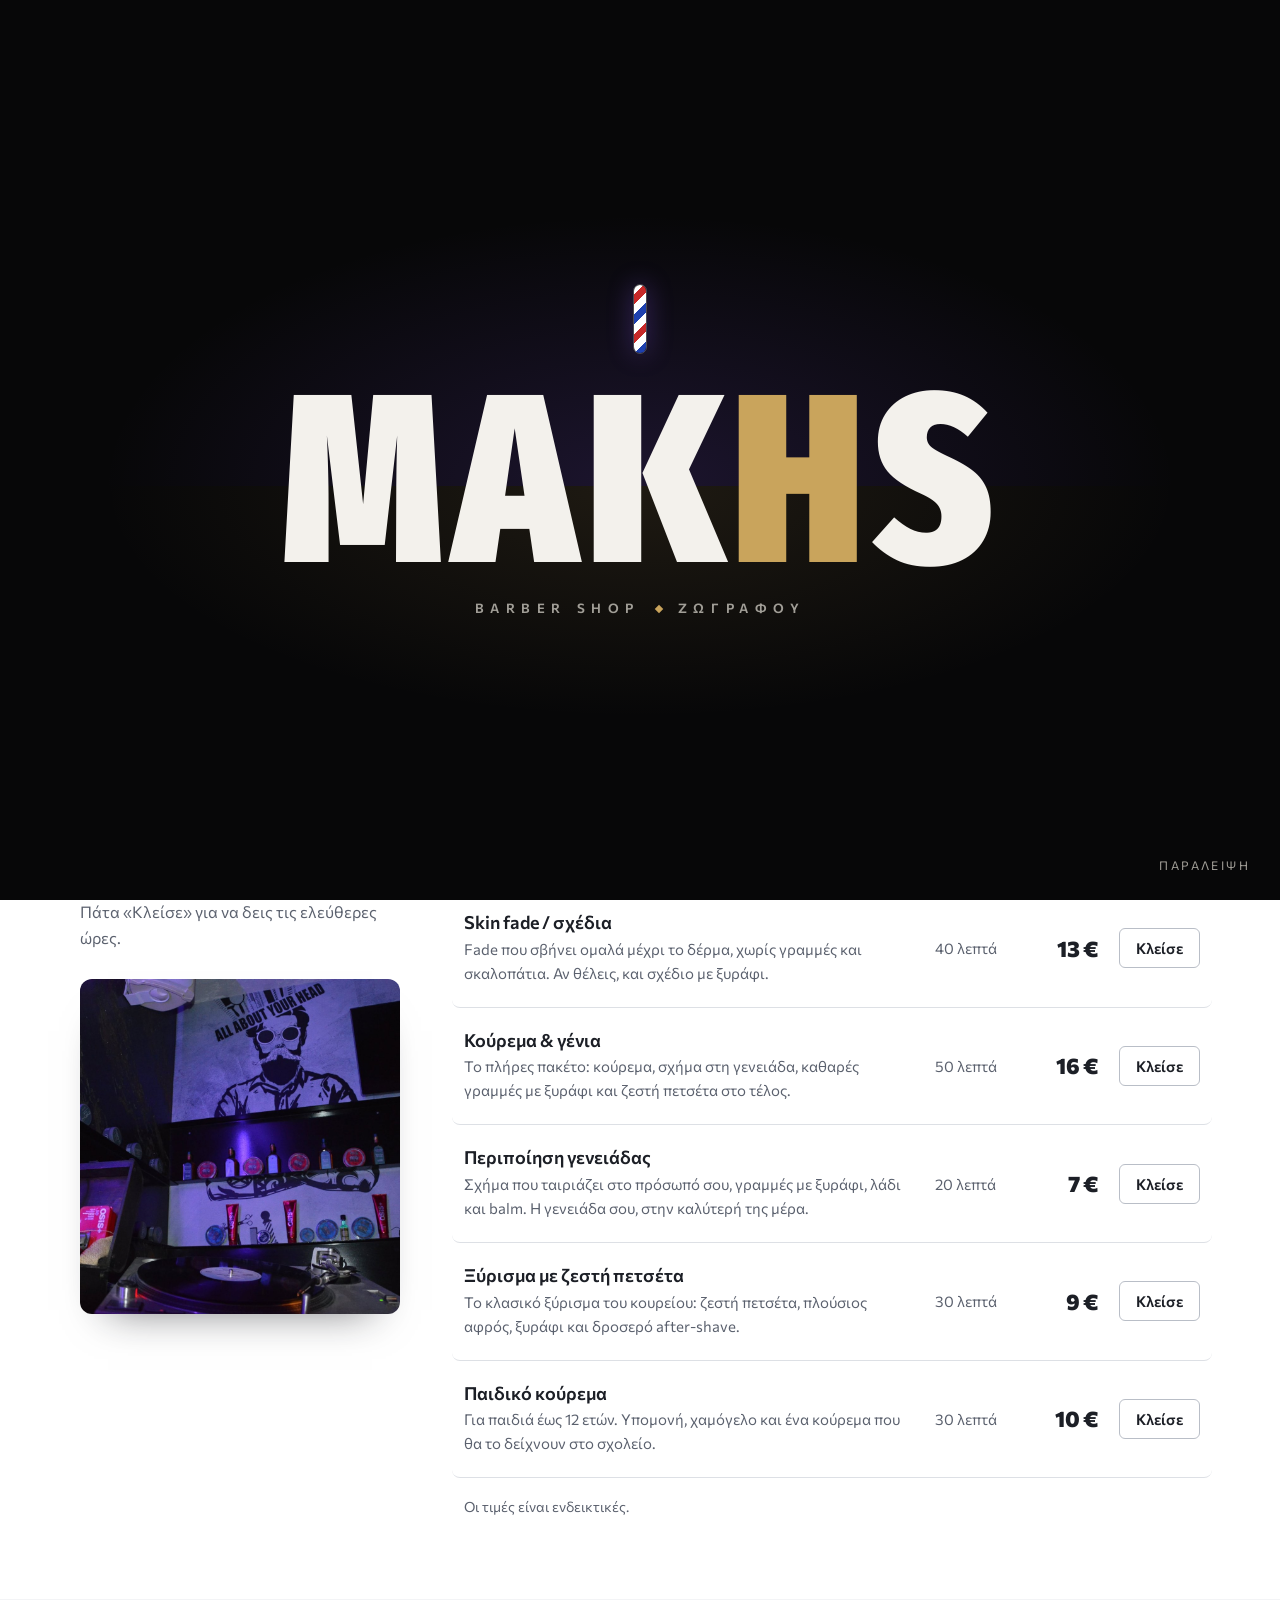
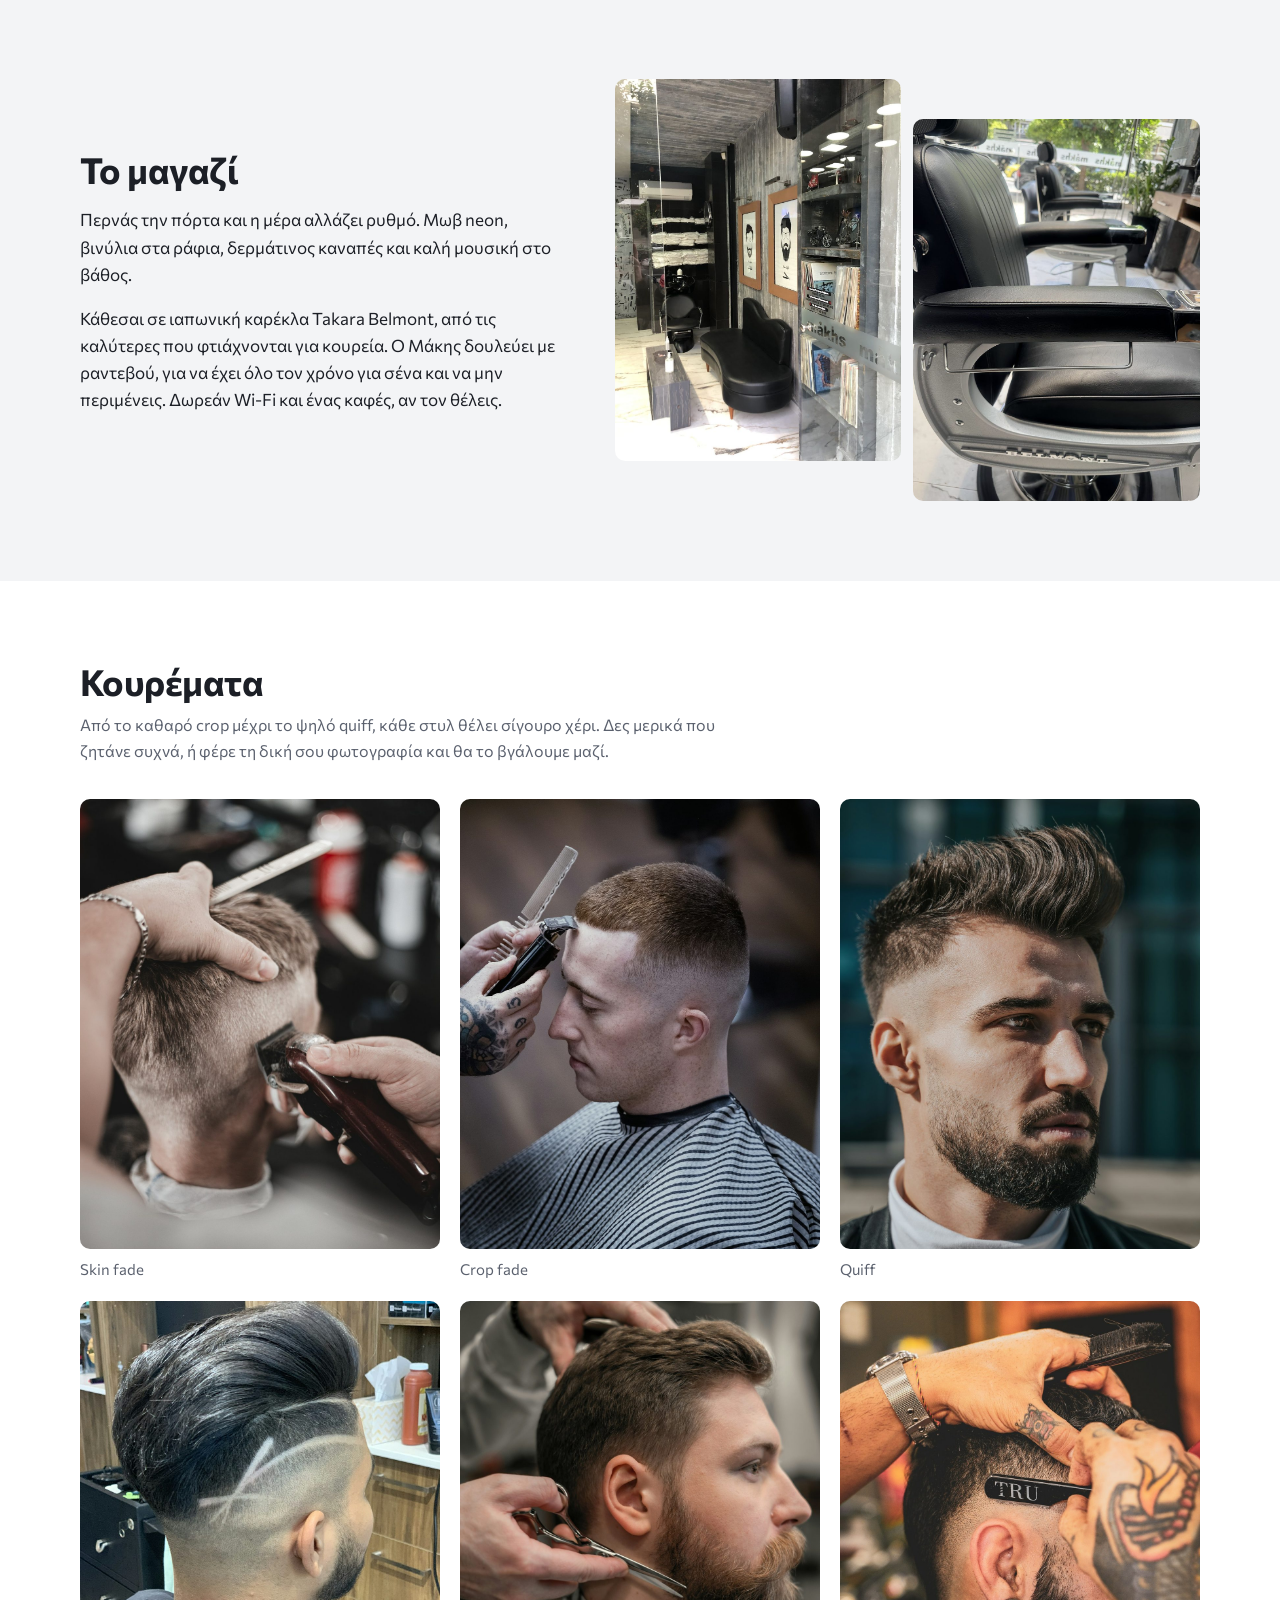
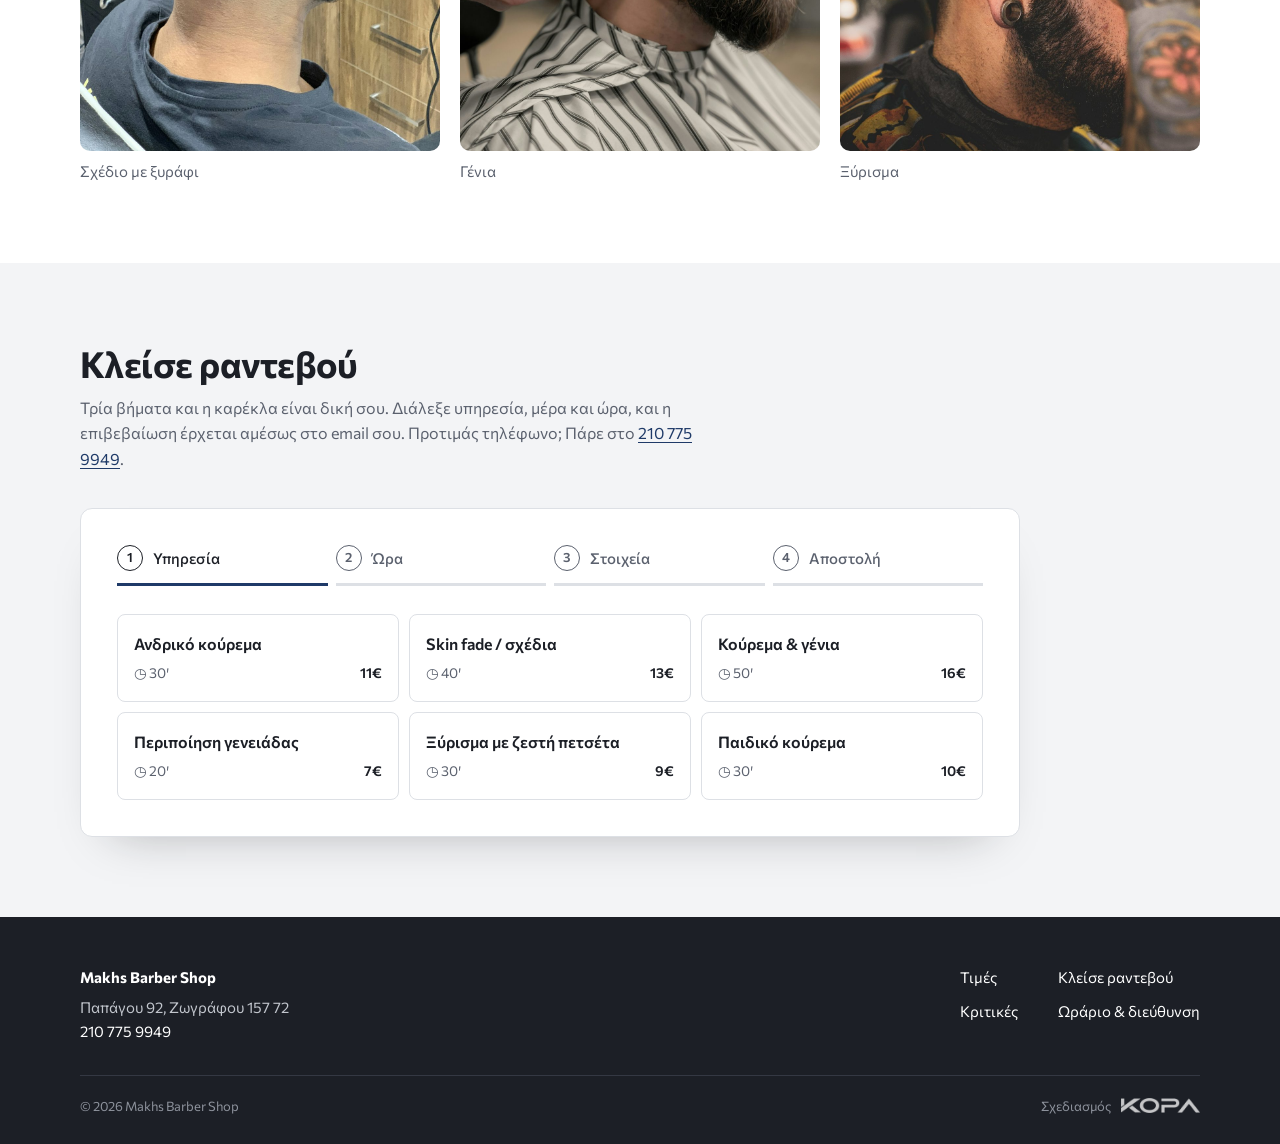
<file: index.html>
<!doctype html>
<html lang="el">
<head>
  <meta charset="utf-8">
  <meta name="viewport" content="width=device-width, initial-scale=1">
  <title>Makhs Barber Shop – Κουρείο στου Ζωγράφου</title>
  <meta name="description" content="Barbershop by Makis: ανδρικό κουρείο στην Παπάγου 92, στου Ζωγράφου, από το 2007. Fade, κούρεμα, γένια και ξύρισμα με ζεστή πετσέτα. Κλείσε ραντεβού online.">
  <meta name="theme-color" content="#1f3a68">
  <meta property="og:title" content="Makhs Barber Shop, Ζωγράφου">
  <meta property="og:description" content="Ανδρικό κουρείο στην Παπάγου 92. Κλείσε ραντεβού online.">
  <meta property="og:image" content="assets/img/shop/storefront.jpg">
  <link rel="icon" href="data:image/svg+xml,<svg xmlns='http://www.w3.org/2000/svg' viewBox='0 0 64 64'><rect width='64' height='64' rx='12' fill='%231f3a68'/><text x='32' y='44' font-family='Arial' font-weight='700' font-size='36' text-anchor='middle' fill='%23fff'>M</text></svg>">
  <link rel="preconnect" href="https://script.google.com" crossorigin>
  <link rel="preconnect" href="https://fonts.googleapis.com">
  <link rel="preconnect" href="https://fonts.gstatic.com" crossorigin>
  <link href="https://fonts.googleapis.com/css2?family=Commissioner:wght@400;500;600;700;800&family=Fira+Sans+Extra+Condensed:wght@900&display=swap" rel="stylesheet">
  <link rel="stylesheet" href="assets/css/style.css?v=15">
  <script>if (!("onpagereveal" in window)) document.documentElement.classList.add("fade-nav");</script>
  <script type="application/ld+json">
  {"@context":"https://schema.org","@type":"BarberShop","name":"Makhs Barber Shop","telephone":"+302107759949",
   "address":{"@type":"PostalAddress","streetAddress":"Παπάγου 92","addressLocality":"Ζωγράφου","postalCode":"15772","addressCountry":"GR"},
   "geo":{"@type":"GeoCoordinates","latitude":37.9772967,"longitude":23.771599},
   "aggregateRating":{"@type":"AggregateRating","ratingValue":"5.0","reviewCount":"140"},
   "openingHoursSpecification":[
    {"@type":"OpeningHoursSpecification","dayOfWeek":["Wednesday","Saturday"],"opens":"09:00","closes":"15:00"},
    {"@type":"OpeningHoursSpecification","dayOfWeek":["Tuesday","Thursday","Friday"],"opens":"09:00","closes":"14:00"},
    {"@type":"OpeningHoursSpecification","dayOfWeek":["Tuesday","Thursday","Friday"],"opens":"17:00","closes":"21:00"}]}
  </script>
</head>
<body class="is-loading">

<div class="splash" id="splash" aria-hidden="true">
  <div class="splash__half splash__half--top"></div>
  <div class="splash__half splash__half--bottom"></div>
  <div class="splash__content">
    <div class="splash__pole"><span></span></div>
    <p class="splash__word">
      <span>M</span><span>A</span><span>K</span><span>H</span><span>S</span>
    </p>
    <p class="splash__sub">Barber Shop <i></i> Ζωγράφου</p>
  </div>
  <div class="splash__blade"></div>
  <button class="splash__skip" type="button">Παράλειψη</button>
</div>

<a class="skip" href="#main">Μετάβαση στο περιεχόμενο</a>

<header class="header" id="header">
  <div class="wrap header__inner">
    <a href="#top" class="logo" aria-label="Makhs Barber Shop, αρχική σελίδα">
      <span class="logo__pole" aria-hidden="true"></span>
      <span class="logo__name">Makhs</span>
      <span class="logo__kind">Barber Shop</span>
    </a>
    <nav class="menu" id="menu" aria-label="Κύριο μενού">
      <a href="#top" class="menu__home" aria-current="page">Αρχική</a>
      <a href="#prices" class="menu__wide">Τιμές</a>
      <a href="reviews.html">Κριτικές</a>
      <a href="contact.html">Ωράριο &amp; διεύθυνση</a>
      <a href="tel:+302107759949" class="menu__phone">Τηλέφωνο: 210 775 9949</a>
    </nav>
    <a href="#booking" class="btn btn--primary btn--sm header__cta">Κλείσε ραντεβού</a>
    <button class="burger" id="burger" aria-label="Μενού" aria-expanded="false" aria-controls="menu"><span></span><span></span><span></span></button>
  </div>
</header>

<main id="main">

<!-- Hero -->
<section class="hero" id="top">
  <div class="wrap hero__inner">
    <div class="hero__text">
      <h1>Makhs Barber Shop</h1>
      <p class="hero__lead">Από το 2007 στην Παπάγου, ο Μάκης κουρεύει τη γειτονιά με το ίδιο μεράκι. Καθαρά fade, γένια με σχήμα και ζεστή πετσέτα στο τέλος. Φεύγεις φρέσκος, ακριβώς όπως το ήθελες.</p>
      <p><a class="status" id="heroStatus" href="contact.html"></a></p>
      <div class="hero__actions">
        <a href="#booking" class="btn btn--primary">Κλείσε ραντεβού</a>
        <a href="tel:+302107759949" class="btn btn--outline">Κάλεσε 210 775 9949</a>
      </div>
      <a class="hero__rating" href="reviews.html">
        <span class="stars" aria-hidden="true">★★★★★</span>
        <span><b>5,0</b> στο Google από 140 κριτικές</span>
      </a>
    </div>
    <figure class="hero__photo">
      <img src="assets/img/shop/facade-wide.jpg" width="1600" height="1049" alt="Η πρόσοψη του κουρείου το βράδυ: φωτισμένη ταμπέλα «makhs barber Shop», στύλος κουρείου και το πορτρέτο του Μάκη">
    </figure>
  </div>
</section>

<!-- Prices -->
<section class="section" id="prices">
  <div class="wrap prices-layout">
    <div class="prices-layout__side">
      <h2>Υπηρεσίες και τιμές</h2>
      <p>Κάθε κούρεμα ξεκινά με μια κουβέντα: τι θέλεις, πώς χτενίζεσαι, κάθε πότε έρχεσαι. Μετά ο Μάκης πιάνει ψαλίδι και μηχανή. Πάτα «Κλείσε» για να δεις τις ελεύθερες ώρες.</p>
      <img class="side-photo side-photo--vinyl" loading="lazy" src="assets/img/shop/vinyl.jpg" width="1600" height="1063" alt="Το εσωτερικό του κουρείου: πικάπ με βινύλιο, ράφια με pomade και ο τοίχος «All about your head»">
    </div>
    <div>
      <ul class="prices" id="priceList"></ul>
      <p class="fineprint">Οι τιμές είναι ενδεικτικές.</p>
    </div>
  </div>
</section>

<!-- Shop -->
<section class="section section--tint" id="shop">
  <div class="wrap shop">
    <div class="shop__text">
      <h2>Το μαγαζί</h2>
      <p>Περνάς την πόρτα και η μέρα αλλάζει ρυθμό. Μωβ neon, βινύλια στα ράφια, δερμάτινος καναπές και καλή μουσική στο βάθος.</p>
      <p>Κάθεσαι σε ιαπωνική καρέκλα Takara Belmont, από τις καλύτερες που φτιάχνονται για κουρεία. Ο Μάκης δουλεύει με ραντεβού, για να έχει όλο τον χρόνο για σένα και να μην περιμένεις. Δωρεάν Wi-Fi και ένας καφές, αν τον θέλεις.</p>
    </div>
    <div class="shop__photos">
      <img loading="lazy" src="assets/img/shop/interior.jpg" width="1000" height="1333" alt="Το εσωτερικό του κουρείου με τον δερμάτινο καναπέ">
      <img loading="lazy" src="assets/img/shop/chair.jpg" width="1000" height="1333" alt="Η καρέκλα κουρείου Takara Belmont">
    </div>
  </div>
</section>

<!-- Work -->
<section class="section" id="work">
  <div class="wrap">
    <div class="section__head">
      <h2>Κουρέματα</h2>
      <p>Από το καθαρό crop μέχρι το ψηλό quiff, κάθε στυλ θέλει σίγουρο χέρι. Δες μερικά που ζητάνε συχνά, ή φέρε τη δική σου φωτογραφία και θα το βγάλουμε μαζί.</p>
    </div>
    <div class="gallery" id="gallery">
      <figure><img loading="lazy" src="assets/img/work/skin-fade.jpg" alt="Skin fade με μηχανή"><figcaption>Skin fade</figcaption></figure>
      <figure><img loading="lazy" src="assets/img/work/crop-fade.jpg" alt="Κοντό crop με fade"><figcaption>Crop fade</figcaption></figure>
      <figure><img loading="lazy" src="assets/img/work/result-quiff.jpg" alt="Quiff με fade στα πλάγια"><figcaption>Quiff</figcaption></figure>
      <figure><img loading="lazy" src="assets/img/work/design-fade.jpg" alt="Fade με σχέδιο στο πλάι"><figcaption>Σχέδιο με ξυράφι</figcaption></figure>
      <figure><img loading="lazy" src="assets/img/work/beard-trim.jpg" alt="Σχήμα γενειάδας με ψαλίδι"><figcaption>Γένια</figcaption></figure>
      <figure><img loading="lazy" src="assets/img/work/razor.jpg" alt="Γραμμές με ξυράφι"><figcaption>Ξύρισμα</figcaption></figure>
    </div>
  </div>
</section>

<!-- Booking -->
<section class="section section--tint" id="booking">
  <div class="wrap">
    <div class="section__head">
      <h2>Κλείσε ραντεβού</h2>
      <p>Τρία βήματα και η καρέκλα είναι δική σου. Διάλεξε υπηρεσία, μέρα και ώρα, και η επιβεβαίωση έρχεται αμέσως στο email σου. Προτιμάς τηλέφωνο; Πάρε στο <a href="tel:+302107759949">210 775 9949</a>.</p>
    </div>

    <div class="booking" id="bookingApp">
      <ol class="steps" aria-label="Βήματα κράτησης">
        <li class="is-active" data-step="1"><span>1</span>Υπηρεσία</li>
        <li data-step="2"><span>2</span>Ώρα</li>
        <li data-step="3"><span>3</span>Στοιχεία</li>
        <li data-step="4"><span>4</span>Αποστολή</li>
      </ol>

      <div class="booking__panes">
        <div class="pane is-active" data-pane="1">
          <div class="svc-pick" id="svcPick"></div>
        </div>

        <div class="pane" data-pane="2">
          <div class="dt">
            <div class="cal">
              <div class="cal__head">
                <button type="button" class="cal__nav" id="calPrev" aria-label="Προηγούμενος μήνας">‹</button>
                <h3 id="calTitle"></h3>
                <button type="button" class="cal__nav" id="calNext" aria-label="Επόμενος μήνας">›</button>
              </div>
              <div class="cal__dow"><span>Δε</span><span>Τρ</span><span>Τε</span><span>Πε</span><span>Πα</span><span>Σα</span><span>Κυ</span></div>
              <div class="cal__grid" id="calGrid"></div>
              <p class="cal__legend"><span><i></i>Ελεύθερη</span><span><i class="is-sel"></i>Επιλογή</span><span><i class="is-closed"></i>Κλειστά ή γεμάτη</span></p>
            </div>
            <div class="slots">
              <h4 id="slotsTitle">Διάλεξε ημέρα</h4>
              <div class="slots__grid" id="slotsGrid"><p class="muted small">Οι ελεύθερες ώρες θα εμφανιστούν εδώ.</p></div>
            </div>
          </div>
          <div class="pane__foot">
            <button type="button" class="btn btn--outline btn--sm" data-back>Πίσω</button>
          </div>
        </div>

        <div class="pane" data-pane="3">
          <div class="summary" id="summary"></div>
          <form class="form" id="bookingForm" novalidate>
            <div class="field">
              <label for="fName">Ονοματεπώνυμο</label>
              <input id="fName" name="name" required autocomplete="name">
            </div>
            <div class="field">
              <label for="fPhone">Κινητό</label>
              <input id="fPhone" name="phone" type="tel" required autocomplete="tel" inputmode="tel">
            </div>
            <div class="field field--full">
              <label for="fEmail">Email</label>
              <input id="fEmail" name="email" type="email" required autocomplete="email">
            </div>
            <div class="field field--full">
              <label for="fNotes">Σημείωση <span class="muted">(προαιρετικό)</span></label>
              <textarea id="fNotes" name="notes" rows="2"></textarea>
            </div>
            <input type="text" name="website" class="hp" tabindex="-1" autocomplete="off" aria-hidden="true">
            <p class="form__error" id="formError" role="alert"></p>
            <div class="pane__foot">
              <button type="button" class="btn btn--outline btn--sm" data-back>Πίσω</button>
              <button type="submit" class="btn btn--primary" id="submitBtn">Συνέχεια</button>
            </div>
          </form>
        </div>

        <div class="pane" data-pane="4">
          <p class="draft__intro">Έλεγξε το email πριν σταλεί. Με το «Αποστολή email» το ραντεβού καταχωρείται και το email φεύγει αμέσως.</p>
          <div class="draft" aria-label="Προσχέδιο email">
            <dl class="draft__head">
              <div><dt>Από</dt><dd>Makhs Barber Shop</dd></div>
              <div><dt>Προς</dt><dd id="draftTo"></dd></div>
              <div><dt>Θέμα</dt><dd id="draftSubject"></dd></div>
            </dl>
            <div class="draft__body" id="draftBody"></div>
          </div>
          <p class="form__error" id="sendError" role="alert"></p>
          <div class="pane__foot">
            <button type="button" class="btn btn--outline btn--sm" id="editBtn">Διόρθωση</button>
            <button type="button" class="btn btn--primary" id="sendBtn">Αποστολή email</button>
          </div>
        </div>

        <div class="pane" data-pane="5">
          <div class="done">
            <svg class="done__check" viewBox="0 0 52 52" aria-hidden="true"><circle cx="26" cy="26" r="24"/><path d="M15 27l7 7 15-16"/></svg>
            <h3>Το ραντεβού καταχωρήθηκε</h3>
            <p id="doneText"></p>
            <div class="done__actions">
              <a class="btn btn--outline btn--sm" id="gcalLink" target="_blank" rel="noopener">Πρόσθεσε στο Google Calendar</a>
              <button type="button" class="btn btn--primary btn--sm" id="newBooking">Νέο ραντεβού</button>
            </div>
          </div>
        </div>
      </div>
      <p class="booking__demo" id="demoNote" hidden>Δοκιμαστική λειτουργία: οι κρατήσεις δεν στέλνονται ακόμα στο κουρείο.</p>
    </div>
  </div>
</section>


</main>

<footer class="footer">
  <div class="wrap footer__grid">
    <div>
      <p class="footer__name">Makhs Barber Shop</p>
      <p>Παπάγου 92, Ζωγράφου 157 72<br><a href="tel:+302107759949">210 775 9949</a></p>
    </div>
    <nav class="footer__links" aria-label="Σελίδες">
      <a href="#prices">Τιμές</a>
      <a href="#booking">Κλείσε ραντεβού</a>
      <a href="reviews.html">Κριτικές</a>
      <a href="contact.html">Ωράριο &amp; διεύθυνση</a>
    </nav>
  </div>
  <div class="wrap footer__bottom">
    <p>© <span id="year"></span> Makhs Barber Shop</p>
    <p class="footer__credit"><span>Σχεδιασμός</span>
      <a href="https://claude.ai/artifact/HQaztpftdFMqxcxBkMhs5A#epikoinonia" target="_blank" rel="noopener" aria-label="KOPA: σχεδίαση ιστοσελίδας">
        <img src="assets/img/kopa-logo.png" alt="KOPA" width="380" height="72" loading="lazy">
      </a>
    </p>
  </div>
</footer>


<div class="lightbox" id="lightbox" hidden role="dialog" aria-modal="true" aria-label="Φωτογραφία">
  <button class="lightbox__close" aria-label="Κλείσιμο">×</button>
  <button class="lightbox__nav lightbox__prev" aria-label="Προηγούμενη">‹</button>
  <img alt="">
  <button class="lightbox__nav lightbox__next" aria-label="Επόμενη">›</button>
</div>

<script src="assets/js/config.js?v=8"></script>
<script src="assets/js/main.js?v=9"></script>
<script src="assets/js/booking.js?v=7"></script>
</body>
</html>
</file>
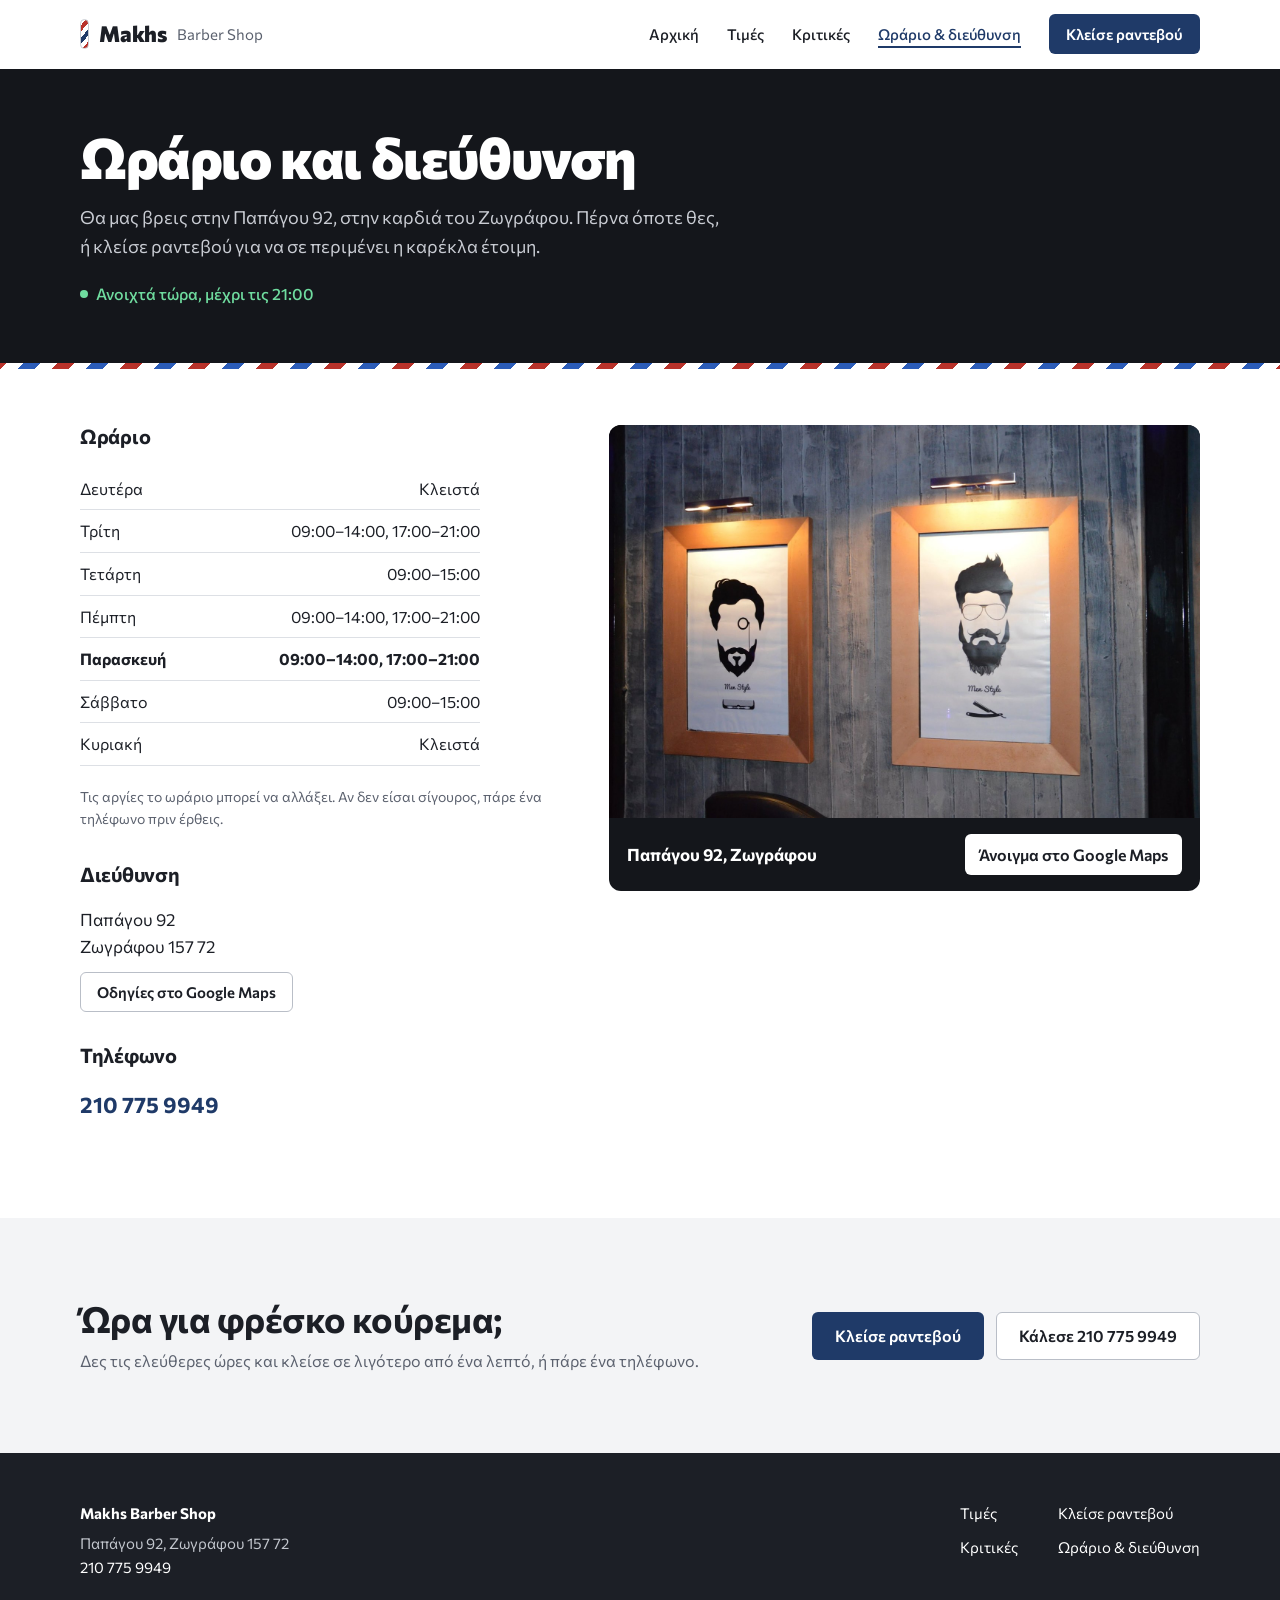
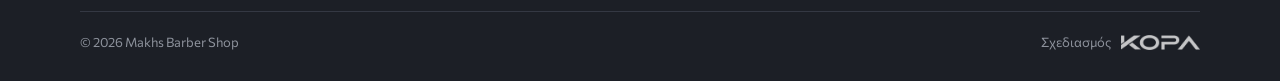
<file: contact.html>
<!doctype html>
<html lang="el">
<head>
  <meta charset="utf-8">
  <meta name="viewport" content="width=device-width, initial-scale=1">
  <title>Ωράριο και διεύθυνση – Makhs Barber Shop</title>
  <meta name="description" content="Ωράριο λειτουργίας και διεύθυνση του Makhs Barber Shop, Παπάγου 92, Ζωγράφου. Τηλέφωνο 210 775 9949.">
  <meta name="theme-color" content="#1f3a68">
  <link rel="icon" href="data:image/svg+xml,<svg xmlns='http://www.w3.org/2000/svg' viewBox='0 0 64 64'><rect width='64' height='64' rx='12' fill='%231f3a68'/><text x='32' y='44' font-family='Arial' font-weight='700' font-size='36' text-anchor='middle' fill='%23fff'>M</text></svg>">
  <link rel="preconnect" href="https://fonts.googleapis.com">
  <link rel="preconnect" href="https://fonts.gstatic.com" crossorigin>
  <link href="https://fonts.googleapis.com/css2?family=Commissioner:wght@400;500;600;700;800&display=swap" rel="stylesheet">
  <link rel="stylesheet" href="assets/css/style.css?v=15">
  <script>if (!("onpagereveal" in window)) document.documentElement.classList.add("fade-nav");</script>
</head>
<body>

<a class="skip" href="#main">Μετάβαση στο περιεχόμενο</a>
<header class="header" id="header">
  <div class="wrap header__inner">
    <a href="index.html" class="logo" aria-label="Makhs Barber Shop, αρχική σελίδα">
      <span class="logo__pole" aria-hidden="true"></span>
      <span class="logo__name">Makhs</span>
      <span class="logo__kind">Barber Shop</span>
    </a>
    <nav class="menu" id="menu" aria-label="Κύριο μενού">
      <a href="index.html" class="menu__home">Αρχική</a>
      <a href="index.html#prices" class="menu__wide">Τιμές</a>
      <a href="reviews.html">Κριτικές</a>
      <a href="contact.html" aria-current="page">Ωράριο &amp; διεύθυνση</a>
      <a href="tel:+302107759949" class="menu__phone">Τηλέφωνο: 210 775 9949</a>
    </nav>
    <a href="index.html#booking" class="btn btn--primary btn--sm header__cta">Κλείσε ραντεβού</a>
    <button class="burger" id="burger" aria-label="Μενού" aria-expanded="false" aria-controls="menu"><span></span><span></span><span></span></button>
  </div>
</header>

<main id="main">
<section class="page-head">
  <div class="wrap">
    <h1>Ωράριο και διεύθυνση</h1>
    <p class="page-head__lead">Θα μας βρεις στην Παπάγου 92, στην καρδιά του Ζωγράφου. Πέρνα όποτε θες, ή κλείσε ραντεβού για να σε περιμένει η καρέκλα έτοιμη.</p>
    <p><span class="status" id="openNow"></span></p>
  </div>
</section>

<section class="section section--first">
  <div class="wrap contact">
    <div class="contact__info">
      <h2 class="h3">Ωράριο</h2>
      <table class="hours" id="hoursTable" aria-label="Ωράριο λειτουργίας"></table>
      <p class="fineprint">Τις αργίες το ωράριο μπορεί να αλλάξει. Αν δεν είσαι σίγουρος, πάρε ένα τηλέφωνο πριν έρθεις.</p>

      <h2 class="h3">Διεύθυνση</h2>
      <address>
        <p>Παπάγου 92<br>Ζωγράφου 157 72</p>
      </address>
      <p><a class="btn btn--outline btn--sm" href="https://maps.app.goo.gl/zYNihV4hXrfXu4hx6" target="_blank" rel="noopener">Οδηγίες στο Google Maps</a></p>

      <h2 class="h3">Τηλέφωνο</h2>
      <p><a href="tel:+302107759949" class="phone">210 775 9949</a></p>
      <p id="fbWrap" hidden><a id="fbLink" href="#" target="_blank" rel="noopener">Το κουρείο στο Facebook</a></p>
    </div>
    <a class="place" href="https://maps.app.goo.gl/zYNihV4hXrfXu4hx6" target="_blank" rel="noopener">
      <img loading="lazy" src="assets/img/shop/frames.jpg" width="1600" height="1063" alt="Κάδρα «Men Style» στον τοίχο του κουρείου">
      <span class="place__card">
        <span class="place__title">Παπάγου 92, Ζωγράφου</span>
        <span class="place__link">Άνοιγμα στο Google Maps</span>
      </span>
    </a>
  </div>
</section>

<section class="section section--tint">
  <div class="wrap cta">
    <div>
      <h2>Ώρα για φρέσκο κούρεμα;</h2>
      <p>Δες τις ελεύθερες ώρες και κλείσε σε λιγότερο από ένα λεπτό, ή πάρε ένα τηλέφωνο.</p>
    </div>
    <div class="cta__actions">
      <a href="index.html#booking" class="btn btn--primary">Κλείσε ραντεβού</a>
      <a href="tel:+302107759949" class="btn btn--outline">Κάλεσε 210 775 9949</a>
    </div>
  </div>
</section>
</main>

<footer class="footer">
  <div class="wrap footer__grid">
    <div>
      <p class="footer__name">Makhs Barber Shop</p>
      <p>Παπάγου 92, Ζωγράφου 157 72<br><a href="tel:+302107759949">210 775 9949</a></p>
    </div>
    <nav class="footer__links" aria-label="Σελίδες">
      <a href="index.html#prices">Τιμές</a>
      <a href="index.html#booking">Κλείσε ραντεβού</a>
      <a href="reviews.html">Κριτικές</a>
      <a href="contact.html">Ωράριο &amp; διεύθυνση</a>
    </nav>
  </div>
  <div class="wrap footer__bottom">
    <p>© <span id="year"></span> Makhs Barber Shop</p>
    <p class="footer__credit"><span>Σχεδιασμός</span>
      <a href="https://claude.ai/artifact/HQaztpftdFMqxcxBkMhs5A#epikoinonia" target="_blank" rel="noopener" aria-label="KOPA: σχεδίαση ιστοσελίδας">
        <img src="assets/img/kopa-logo.png" alt="KOPA" width="380" height="72" loading="lazy">
      </a>
    </p>
  </div>
</footer>



<script src="assets/js/config.js?v=8"></script>
<script src="assets/js/main.js?v=9"></script>
</body>
</html>
</file>
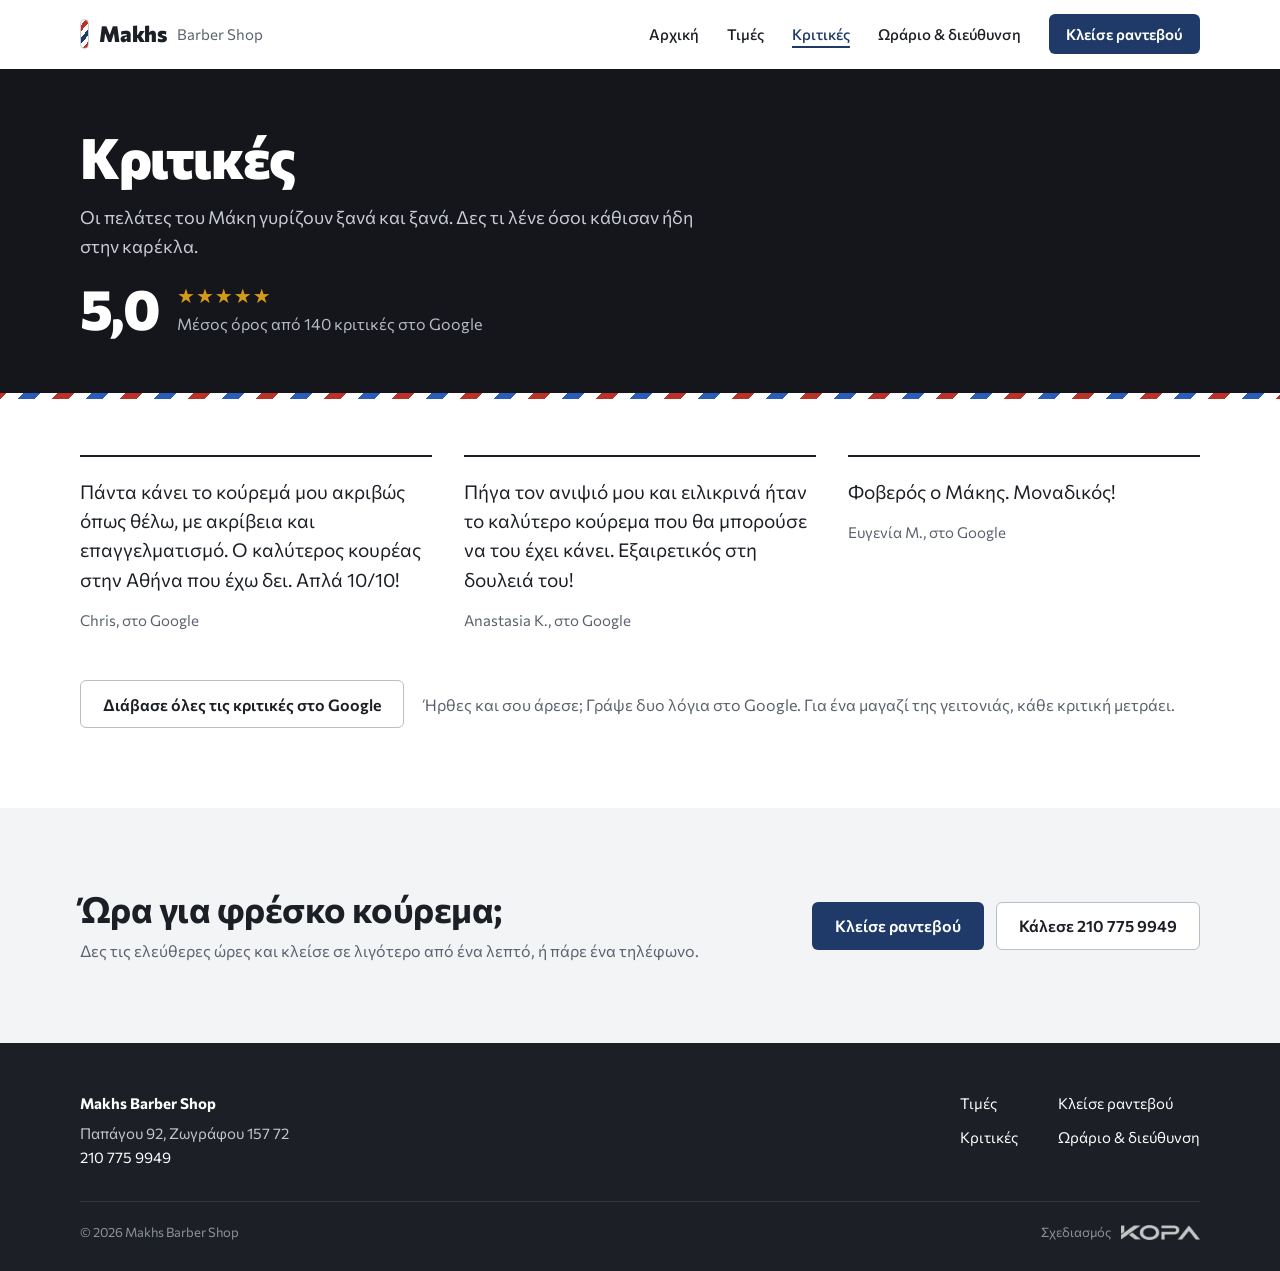
<file: reviews.html>
<!doctype html>
<html lang="el">
<head>
  <meta charset="utf-8">
  <meta name="viewport" content="width=device-width, initial-scale=1">
  <title>Κριτικές – Makhs Barber Shop</title>
  <meta name="description" content="Τι γράφουν οι πελάτες για το Makhs Barber Shop στου Ζωγράφου. 5,0 στο Google από 140 κριτικές.">
  <meta name="theme-color" content="#1f3a68">
  <link rel="icon" href="data:image/svg+xml,<svg xmlns='http://www.w3.org/2000/svg' viewBox='0 0 64 64'><rect width='64' height='64' rx='12' fill='%231f3a68'/><text x='32' y='44' font-family='Arial' font-weight='700' font-size='36' text-anchor='middle' fill='%23fff'>M</text></svg>">
  <link rel="preconnect" href="https://fonts.googleapis.com">
  <link rel="preconnect" href="https://fonts.gstatic.com" crossorigin>
  <link href="https://fonts.googleapis.com/css2?family=Commissioner:wght@400;500;600;700;800&display=swap" rel="stylesheet">
  <link rel="stylesheet" href="assets/css/style.css?v=15">
  <script>if (!("onpagereveal" in window)) document.documentElement.classList.add("fade-nav");</script>
</head>
<body>

<a class="skip" href="#main">Μετάβαση στο περιεχόμενο</a>
<header class="header" id="header">
  <div class="wrap header__inner">
    <a href="index.html" class="logo" aria-label="Makhs Barber Shop, αρχική σελίδα">
      <span class="logo__pole" aria-hidden="true"></span>
      <span class="logo__name">Makhs</span>
      <span class="logo__kind">Barber Shop</span>
    </a>
    <nav class="menu" id="menu" aria-label="Κύριο μενού">
      <a href="index.html" class="menu__home">Αρχική</a>
      <a href="index.html#prices" class="menu__wide">Τιμές</a>
      <a href="reviews.html" aria-current="page">Κριτικές</a>
      <a href="contact.html">Ωράριο &amp; διεύθυνση</a>
      <a href="tel:+302107759949" class="menu__phone">Τηλέφωνο: 210 775 9949</a>
    </nav>
    <a href="index.html#booking" class="btn btn--primary btn--sm header__cta">Κλείσε ραντεβού</a>
    <button class="burger" id="burger" aria-label="Μενού" aria-expanded="false" aria-controls="menu"><span></span><span></span><span></span></button>
  </div>
</header>

<main id="main">
<section class="page-head">
  <div class="wrap">
    <h1>Κριτικές</h1>
    <p class="page-head__lead">Οι πελάτες του Μάκη γυρίζουν ξανά και ξανά. Δες τι λένε όσοι κάθισαν ήδη στην καρέκλα.</p>
    <div class="score">
      <span class="score__num">5,0</span>
      <div>
        <span class="stars" aria-label="5 στα 5 αστέρια">★★★★★</span>
        <p>Μέσος όρος από 140 κριτικές στο Google</p>
      </div>
    </div>
  </div>
</section>

<section class="section section--first">
  <div class="wrap">
    <div class="reviews">
      <blockquote class="review">
        <p>Πάντα κάνει το κούρεμά μου ακριβώς όπως θέλω, με ακρίβεια και επαγγελματισμό. Ο καλύτερος κουρέας στην Αθήνα που έχω δει. Απλά 10/10!</p>
        <footer>Chris, στο Google</footer>
      </blockquote>
      <blockquote class="review">
        <p>Πήγα τον ανιψιό μου και ειλικρινά ήταν το καλύτερο κούρεμα που θα μπορούσε να του έχει κάνει. Εξαιρετικός στη δουλειά του!</p>
        <footer>Anastasia K., στο Google</footer>
      </blockquote>
      <blockquote class="review">
        <p>Φοβερός ο Μάκης. Μοναδικός!</p>
        <footer>Ευγενία Μ., στο Google</footer>
      </blockquote>
    </div>
    <div class="reviews__more">
      <a class="btn btn--outline" href="https://maps.app.goo.gl/zYNihV4hXrfXu4hx6" target="_blank" rel="noopener">Διάβασε όλες τις κριτικές στο Google</a>
      <p>Ήρθες και σου άρεσε; Γράψε δυο λόγια στο Google. Για ένα μαγαζί της γειτονιάς, κάθε κριτική μετράει.</p>
    </div>
  </div>
</section>

<section class="section section--tint">
  <div class="wrap cta">
    <div>
      <h2>Ώρα για φρέσκο κούρεμα;</h2>
      <p>Δες τις ελεύθερες ώρες και κλείσε σε λιγότερο από ένα λεπτό, ή πάρε ένα τηλέφωνο.</p>
    </div>
    <div class="cta__actions">
      <a href="index.html#booking" class="btn btn--primary">Κλείσε ραντεβού</a>
      <a href="tel:+302107759949" class="btn btn--outline">Κάλεσε 210 775 9949</a>
    </div>
  </div>
</section>
</main>

<footer class="footer">
  <div class="wrap footer__grid">
    <div>
      <p class="footer__name">Makhs Barber Shop</p>
      <p>Παπάγου 92, Ζωγράφου 157 72<br><a href="tel:+302107759949">210 775 9949</a></p>
    </div>
    <nav class="footer__links" aria-label="Σελίδες">
      <a href="index.html#prices">Τιμές</a>
      <a href="index.html#booking">Κλείσε ραντεβού</a>
      <a href="reviews.html">Κριτικές</a>
      <a href="contact.html">Ωράριο &amp; διεύθυνση</a>
    </nav>
  </div>
  <div class="wrap footer__bottom">
    <p>© <span id="year"></span> Makhs Barber Shop</p>
    <p class="footer__credit"><span>Σχεδιασμός</span>
      <a href="https://claude.ai/artifact/HQaztpftdFMqxcxBkMhs5A#epikoinonia" target="_blank" rel="noopener" aria-label="KOPA: σχεδίαση ιστοσελίδας">
        <img src="assets/img/kopa-logo.png" alt="KOPA" width="380" height="72" loading="lazy">
      </a>
    </p>
  </div>
</footer>



<script src="assets/js/config.js?v=8"></script>
<script src="assets/js/main.js?v=9"></script>
</body>
</html>
</file>
<file: assets/css/style.css>
/* Makhs Barber Shop */
:root {
  --ink: #1c1f26;
  --muted: #5b616e;
  --paper: #ffffff;
  --tint: #f3f4f6;
  --line: #dde0e5;
  --navy: #1f3a68;
  --navy-dark: #162b4f;
  --navy-bright: #2b5cb8;
  --night: #14161b;
  --red: #b8322a;
  --green: #1d7a4c;
  --radius: 6px;
  --font: "Commissioner", system-ui, -apple-system, "Segoe UI", Roboto, sans-serif;
  --header-h: 68px;
}

*, *::before, *::after { box-sizing: border-box; }
html { scroll-behavior: smooth; scroll-padding-top: calc(var(--header-h) + 12px); -webkit-text-size-adjust: 100%; }
body { margin: 0; background: var(--paper); color: var(--ink); font: 400 1rem/1.6 var(--font); font-variant-numeric: tabular-nums; }
img { display: block; max-width: 100%; height: auto; }
a { color: var(--navy); text-underline-offset: 3px; }
a:hover { color: var(--navy-dark); }
button { font: inherit; color: inherit; cursor: pointer; }
h1, h2, h3, h4 { line-height: 1.15; margin: 0; }
h2 { font-size: clamp(1.75rem, 3.2vw, 2.25rem); font-weight: 700; letter-spacing: -.015em; }
h3 { font-size: 1.125rem; font-weight: 600; }
p { margin: 0 0 1em; }
:focus-visible { outline: 3px solid var(--navy); outline-offset: 2px; border-radius: 2px; }

.wrap { width: min(1120px, 100% - 40px); margin-inline: auto; }
.muted { color: var(--muted); }
.small { font-size: .875rem; }
.gold { color: var(--navy); font-weight: 600; }   /* used by booking.js for links */

.skip { position: absolute; left: 12px; top: -60px; z-index: 200; background: var(--ink); color: #fff; padding: 10px 14px; border-radius: var(--radius); }
.skip:focus { top: 12px; color: #fff; }

/* Buttons */
.btn {
  display: inline-flex; align-items: center; justify-content: center; gap: 8px;
  min-height: 48px; padding: 0 22px; border-radius: var(--radius); border: 1.5px solid transparent;
  font-weight: 600; font-size: 1rem; text-decoration: none; white-space: nowrap;
  transition: background-color .2s, border-color .2s, color .2s, transform .15s, box-shadow .2s;
}
.btn:active { transform: scale(.97); }
.btn--primary { background: var(--navy); color: #fff; }
.btn--primary:hover { background: var(--navy-dark); color: #fff; box-shadow: 0 6px 16px -6px rgba(31,58,104,.6); }
.btn--outline { border-color: #b9bec7; color: var(--ink); background: var(--paper); }
.btn--outline:hover { border-color: var(--ink); color: var(--ink); }
.btn--sm { min-height: 40px; padding: 0 16px; font-size: .9375rem; }
.btn:disabled { opacity: .55; cursor: default; }

/* Header */
.header { position: sticky; top: 0; z-index: 100; background: rgba(255,255,255,.96); border-bottom: 1px solid transparent; transition: border-color .2s; }
.header.is-scrolled { border-color: var(--line); }
.header__inner { height: var(--header-h); display: flex; align-items: center; gap: 28px; }
.logo { display: flex; align-items: center; gap: 10px; color: var(--ink); text-decoration: none; flex: none; }
.logo:hover { color: var(--ink); }
.logo__pole {
  width: 9px; height: 30px; border-radius: 5px; border: 1px solid #c7cbd2;
  background: repeating-linear-gradient(-50deg, var(--red) 0 4px, #fff 4px 8px, var(--navy) 8px 12px, #fff 12px 16px);
}
.logo__name { font-weight: 800; font-size: 1.375rem; letter-spacing: -.01em; }
.logo__kind { font-size: .9375rem; color: var(--muted); }
.menu { display: flex; align-items: center; gap: 28px; margin-left: auto; }
.menu__phone { display: none; }
.header__cta { flex: none; }
.menu a:not(.btn) { color: var(--ink); text-decoration: none; font-weight: 500; font-size: .9375rem; }
.menu a:not(.btn):hover { color: var(--navy); text-decoration: underline; }
.burger { display: none; flex: none; width: 44px; height: 44px; border: 0; background: none; position: relative; margin-right: -8px; }
.burger span { position: absolute; left: 11px; right: 11px; height: 2px; background: var(--ink); transition: transform .3s cubic-bezier(.22,1,.36,1), opacity .2s; }
.burger span:nth-child(1) { top: 15px; }
.burger span:nth-child(2) { top: 21px; }
.burger span:nth-child(3) { top: 27px; }
.header.is-open .burger span:nth-child(1) { transform: translateY(6px) rotate(45deg); }
.header.is-open .burger span:nth-child(2) { opacity: 0; }
.header.is-open .burger span:nth-child(3) { transform: translateY(-6px) rotate(-45deg); }

/* Hero */
.hero, .page-head { position: relative; background: var(--night); color: #fff; }
.hero::after, .page-head::after {
  content: ""; position: absolute; left: 0; right: 0; bottom: 0; height: 6px;
  background: repeating-linear-gradient(-45deg, var(--red) 0 12px, #fff 12px 24px, var(--navy-bright) 24px 36px, #fff 36px 48px);
  background-size: 68px 6px; animation: poleSlide 3s linear infinite;
}
@keyframes poleSlide { to { background-position: 68px 0; } }
.hero { padding: 64px 0 82px; overflow: hidden; }
/* home hero: colours taken from the storefront photo - warm near-black, wood brown,
   the amber lamp over the portrait and the indigo neon of the right wall */
.hero { background:
  radial-gradient(30% 45% at 62% 18%, rgba(205,150,90,.20), transparent 70%),
  radial-gradient(38% 60% at 86% 42%, rgba(70,48,170,.34), transparent 70%),
  radial-gradient(45% 70% at 52% 80%, rgba(74,47,50,.40), transparent 72%),
  linear-gradient(100deg, #0b0809 0%, #140f14 50%, #1a1420 100%); }
.hero::before { content: ""; position: absolute; left: -10%; top: -30%; width: 50%; height: 120%; background: radial-gradient(closest-side, rgba(89,71,67,.20), transparent); pointer-events: none; }
.hero .wrap { position: relative; }
.hero .btn--primary { background: #fff; color: var(--ink); }
.hero .btn--primary:hover { background: #e9ebef; color: var(--ink); box-shadow: none; }
.hero .btn--outline { background: transparent; border-color: rgba(255,255,255,.4); color: #fff; }
.hero .btn--outline:hover { border-color: #fff; color: #fff; }
.hero .status.is-open, .page-head .status.is-open { color: #6fdc9f; }
.hero .status.is-closed, .page-head .status.is-closed { color: #ff9b93; }
.hero :focus-visible, .page-head :focus-visible { outline-color: #fff; }
.hero__inner { display: grid; grid-template-columns: minmax(0, .8fr) minmax(0, 1.2fr); gap: 32px; align-items: center; }
.hero h1 { font-size: clamp(2.5rem, 5.2vw, 4rem); font-weight: 800; letter-spacing: -.03em; line-height: 1; margin-bottom: 20px; }
.hero__lead { font-size: 1.1875rem; color: #d6d0cc; max-width: 30em; }
.hero__actions { display: flex; flex-wrap: wrap; gap: 12px; margin: 24px 0 28px; }
.hero__rating { display: inline-flex; align-items: center; gap: 10px; color: #fff; text-decoration: none; font-size: .9375rem; }
.hero__rating:hover { color: #fff; text-decoration: underline; }
.stars { color: #d49a1a; letter-spacing: 1px; }
.hero__photo { margin: 0; }
.hero__photo { position: relative; margin-right: -64px; }
/* soft fade on every edge, so the photo melts into the dark background */
.hero__photo img {
  width: 100%; height: auto; aspect-ratio: 1600 / 1063; object-fit: cover;
  -webkit-mask-image: linear-gradient(to right, rgba(0,0,0,.25) 0, #000 3%, #000 97%, rgba(0,0,0,.25) 100%), linear-gradient(to bottom, rgba(0,0,0,.25) 0, #000 3.5%, #000 96.5%, rgba(0,0,0,.25) 100%);
  -webkit-mask-composite: source-in;
  mask-image: linear-gradient(to right, rgba(0,0,0,.25) 0, #000 3%, #000 97%, rgba(0,0,0,.25) 100%), linear-gradient(to bottom, rgba(0,0,0,.25) 0, #000 3.5%, #000 96.5%, rgba(0,0,0,.25) 100%);
  mask-composite: intersect;
}

.status { display: inline-flex; align-items: center; gap: 8px; margin: 0; font-weight: 500; }
.status::before { content: ""; width: 8px; height: 8px; border-radius: 50%; background: currentColor; }
.status.is-open { color: var(--green); }
.status.is-closed { color: var(--red); }

/* Sections */
.section { padding: 80px 0; }
.section--tint { background: var(--tint); }
.section__head { max-width: 640px; margin-bottom: 36px; }
.section__head h2 { margin-bottom: 10px; }
.section__head p { color: var(--muted); margin: 0; }
.section__head--split { max-width: none; display: flex; justify-content: space-between; align-items: baseline; gap: 16px; flex-wrap: wrap; }
.fineprint { margin: 18px 0 0; font-size: .875rem; color: var(--muted); }

/* Prices */
.prices-layout { display: grid; grid-template-columns: 320px 1fr; gap: 64px; align-items: start; }
.prices-layout__side { position: sticky; top: calc(var(--header-h) + 24px); }
.prices-layout__side h2 { margin-bottom: 10px; }
.prices-layout__side p { color: var(--muted); }
.prices-layout__side .side-photo--vinyl { object-position: 62% 50%; }
.prices-layout__side .side-photo { margin-top: 28px; width: 100%; height: auto; aspect-ratio: 1200 / 1259; object-fit: cover; border-radius: 12px; box-shadow: 0 24px 40px -28px rgba(20,22,27,.6); }
.prices { list-style: none; margin: 0 -12px; padding: 0; border-top: 1px solid var(--line); }
.price {
  display: grid; grid-template-columns: 1fr 80px 64px auto; align-items: center; gap: 20px;
  padding: 22px 12px; border-bottom: 1px solid var(--line); border-radius: 8px;
  transition: background-color .2s;
}
.price:hover { background: var(--tint); }
.price__main p { margin: 4px 0 0; color: var(--muted); font-size: .9375rem; max-width: 52ch; }
.price__dur { color: var(--muted); font-size: .9375rem; }
.price__eur { font-weight: 800; font-size: 1.375rem; text-align: right; letter-spacing: -.01em; }

/* Shop */
.shop { display: grid; grid-template-columns: .9fr 1.1fr; gap: 56px; align-items: center; }
.shop__text h2 { margin-bottom: 16px; }
.shop__text p { font-size: 1.0625rem; max-width: 34em; }
.shop__photos { display: grid; grid-template-columns: 1fr 1fr; gap: 12px; }
.shop__photos img { width: 100%; aspect-ratio: 3 / 4; object-fit: cover; border-radius: 10px; }
.shop__photos img:last-child { margin-top: 40px; }

/* Gallery */
.gallery { display: grid; grid-template-columns: repeat(3, 1fr); gap: 20px; }
.gallery figure { margin: 0; cursor: zoom-in; }
.gallery img { width: 100%; aspect-ratio: 4 / 5; object-fit: cover; border-radius: 10px; background: var(--tint); transition: transform .35s cubic-bezier(.22,1,.36,1), box-shadow .35s; }
.gallery figure:hover img { transform: translateY(-4px); box-shadow: 0 18px 30px -18px rgba(20,22,27,.55); }
.gallery figcaption { margin-top: 8px; font-size: .9375rem; color: var(--muted); }
.gallery figure:hover figcaption { color: var(--ink); }

/* Booking */
.booking { max-width: 940px; background: var(--paper); border: 1px solid var(--line); border-radius: 12px; padding: clamp(20px, 4vw, 36px); box-shadow: 0 24px 48px -32px rgba(20,22,27,.35); }
.steps { list-style: none; display: flex; gap: 8px; margin: 0 0 28px; padding: 0; }
.steps li { flex: 1; display: flex; align-items: center; gap: 10px; padding-bottom: 12px; border-bottom: 3px solid var(--line); color: var(--muted); font-weight: 500; font-size: .9375rem; transition: color .3s, border-color .3s; }
.steps li span { display: grid; place-items: center; width: 26px; height: 26px; flex: none; border-radius: 50%; border: 1.5px solid currentColor; font-size: .8125rem; font-weight: 600; transition: background-color .3s, color .3s; }
.steps li.is-active { color: var(--ink); border-color: var(--navy); }
.steps li.is-done { color: var(--navy); border-color: var(--navy); cursor: pointer; }
.steps li.is-done span { background: var(--navy); border-color: var(--navy); color: #fff; }
.pane { display: none; }
.pane.is-active { display: block; animation: paneIn .35s cubic-bezier(.22,1,.36,1); }
@keyframes paneIn { from { opacity: 0; transform: translateX(16px); } }
.pane__foot { display: flex; justify-content: space-between; align-items: center; gap: 12px; margin-top: 24px; }

.svc-pick { display: grid; grid-template-columns: repeat(3, 1fr); gap: 10px; }
.svc-opt { text-align: left; background: var(--paper); border: 1.5px solid var(--line); border-radius: 8px; padding: 16px; transition: border-color .2s, transform .2s, box-shadow .2s, background-color .2s; }
.svc-opt:hover { border-color: #9aa1ad; transform: translateY(-2px); box-shadow: 0 8px 18px -12px rgba(20,22,27,.4); }
.svc-opt:active { transform: scale(.98); }
.svc-opt b { display: block; font-weight: 600; font-size: 1rem; }
.svc-opt small { display: flex; justify-content: space-between; margin-top: 6px; color: var(--muted); font-size: .875rem; }
.svc-opt small em { font-style: normal; color: var(--ink); font-weight: 600; }
.svc-opt.is-selected { border-color: var(--navy); background: #eef2f8; }

.dt { display: grid; grid-template-columns: 1.1fr 1fr; gap: 32px; }
.cal__head { display: flex; align-items: center; justify-content: space-between; margin-bottom: 12px; }
.cal__head h3 { font-size: 1.125rem; }
.cal__nav { width: 38px; height: 38px; border-radius: 50%; border: 1px solid var(--line); background: var(--paper); font-size: 1.25rem; line-height: 1; }
.cal__nav:hover:not(:disabled) { border-color: var(--ink); }
.cal__nav:disabled { opacity: .3; cursor: default; }
.cal__dow, .cal__grid { display: grid; grid-template-columns: repeat(7, 1fr); gap: 4px; text-align: center; }
.cal__dow span { font-size: .8125rem; color: var(--muted); padding: 4px 0; }
.day { aspect-ratio: 1; border-radius: var(--radius); border: 1px solid var(--line); background: var(--paper); font-size: .9375rem; position: relative; transition: background-color .2s, border-color .2s, color .2s, transform .15s; }
.day:active:not(:disabled), .slot:active { transform: scale(.94); }
.day:hover:not(:disabled) { border-color: var(--navy); }
.day:disabled { cursor: default; border-color: transparent; background: none; color: #b7bcc5; }
.day.is-today::after { content: ""; position: absolute; left: 50%; bottom: 5px; width: 4px; height: 4px; margin-left: -2px; border-radius: 50%; background: currentColor; }
.day.is-selected { background: var(--navy); border-color: var(--navy); color: #fff; font-weight: 600; }
.day.is-closed, .day.is-off, .day.is-full, .day.is-past { background: var(--tint); color: #b0b5be; }
.day.is-full { text-decoration: line-through; }
.cal__grid.is-loading .day.is-unknown:not(:disabled) { color: transparent; background: linear-gradient(90deg, var(--tint), #e6e8ec, var(--tint)); background-size: 200% 100%; animation: shimmer 1.2s infinite; }
.day--blank { visibility: hidden; }
.cal__legend { display: flex; gap: 16px; flex-wrap: wrap; margin: 12px 0 0; font-size: .8125rem; color: var(--muted); }
.cal__legend i { display: inline-block; width: 11px; height: 11px; border-radius: 3px; margin-right: 6px; vertical-align: -1px; border: 1px solid var(--line); background: var(--paper); }
.cal__legend i.is-sel { background: var(--navy); border-color: var(--navy); }
.cal__legend i.is-closed { background: var(--tint); }

.slots h4 { font-size: 1.125rem; font-weight: 600; margin: 6px 0 14px; }
.slots__grid { display: grid; grid-template-columns: repeat(auto-fill, minmax(76px, 1fr)); gap: 6px; max-height: 340px; overflow-y: auto; }
.slots__grid > p { grid-column: 1 / -1; margin: 0; }
.slots__label { grid-column: 1 / -1; font-size: .875rem; font-weight: 600; color: var(--muted); margin-top: 6px; }
.slot { padding: 10px 0; border-radius: var(--radius); border: 1px solid var(--line); background: var(--paper); font-weight: 500; transition: background-color .2s, border-color .2s, color .2s, transform .15s; }
.slots__grid > .slot { animation: slotIn .3s ease-out backwards; }
@keyframes slotIn { from { opacity: 0; transform: translateY(6px); } }
.slot:hover { border-color: var(--navy); }
.slot.is-selected { background: var(--navy); border-color: var(--navy); color: #fff; }
.skeleton { height: 42px; border-radius: var(--radius); background: linear-gradient(90deg, var(--tint), #e6e8ec, var(--tint)); background-size: 200% 100%; animation: shimmer 1.2s infinite; }
@keyframes shimmer { to { background-position: -200% 0; } }
.link-btn { background: none; border: 0; padding: 0; text-decoration: underline; text-underline-offset: 3px; }

.summary { display: flex; flex-wrap: wrap; gap: 10px 32px; padding: 16px 18px; background: var(--tint); border-radius: var(--radius); margin-bottom: 24px; }
.summary div { display: flex; flex-direction: column; }
.summary small { font-size: .8125rem; color: var(--muted); }
.summary b { font-weight: 600; }

.form { display: grid; grid-template-columns: 1fr 1fr; gap: 16px; }
.field { display: flex; flex-direction: column; gap: 6px; }
.field--full { grid-column: 1 / -1; }
.field label { font-size: .9375rem; font-weight: 500; }
.field input, .field textarea { width: 100%; padding: 12px 14px; border: 1px solid #b9bec7; border-radius: var(--radius); background: var(--paper); color: var(--ink); font: inherit; resize: vertical; }
.field input:focus, .field textarea:focus { outline: none; border-color: var(--navy); box-shadow: 0 0 0 3px rgba(31,58,104,.18); }
.field.is-invalid input { border-color: var(--red); }
.hp { position: absolute; left: -9999px; width: 1px; height: 1px; opacity: 0; }
.form__error { grid-column: 1 / -1; margin: 0; min-height: 1.2em; color: var(--red); font-size: .9375rem; }
.form .pane__foot { grid-column: 1 / -1; margin-top: 0; }

.draft__intro { margin: 0 0 16px; color: var(--muted); }
.draft { border: 1px solid var(--line); border-radius: 10px; overflow: hidden; background: #fff; box-shadow: 0 10px 24px -18px rgba(20,22,27,.45); }
.draft__head { margin: 0; padding: 14px 18px; background: var(--tint); border-bottom: 1px solid var(--line); display: grid; gap: 6px; font-size: .9375rem; }
.draft__head div { display: grid; grid-template-columns: 56px 1fr; gap: 10px; }
.draft__head dt { color: var(--muted); }
.draft__head dd { margin: 0; font-weight: 500; overflow-wrap: anywhere; }
.draft__body { padding: 20px 18px 18px; }
.draft__hello { font-size: 1.125rem; font-weight: 600; margin-bottom: 14px; }
.draft__table { width: 100%; border-collapse: collapse; border-top: 1px solid var(--line); }
.draft__table th, .draft__table td { padding: 9px 0; border-bottom: 1px solid var(--line); text-align: left; vertical-align: top; }
.draft__table th { width: 110px; color: var(--muted); font-weight: 400; }
.draft__table td { font-weight: 600; overflow-wrap: anywhere; }
.draft__shop { margin: 16px 0 6px; font-weight: 500; }
.draft__foot { margin: 0; font-size: .875rem; color: var(--muted); }
#sendError { margin-top: 12px; }
.done { text-align: center; padding: 16px 0 8px; }
.done h3 { font-size: 1.5rem; margin: 16px 0 10px; }
.done p { color: var(--muted); max-width: 460px; margin: 0 auto 22px; }
.done__actions { display: flex; justify-content: center; gap: 10px; flex-wrap: wrap; }
.done__check { width: 64px; height: 64px; margin: 0 auto; }
.done__check circle { fill: none; stroke: var(--green); stroke-width: 2.5; }
.done__check path { fill: none; stroke: var(--green); stroke-width: 3.5; stroke-linecap: round; stroke-linejoin: round; stroke-dasharray: 40; stroke-dashoffset: 40; animation: draw .45s .1s ease-out forwards; }
@keyframes draw { to { stroke-dashoffset: 0; } }
.booking__demo { margin: 20px 0 0; font-size: .875rem; color: var(--muted); }

/* Reviews */
.reviews { display: grid; grid-template-columns: repeat(3, 1fr); gap: 32px; align-items: start; }
.review { margin: 0; padding-top: 20px; border-top: 2px solid var(--ink); }
.review p { font-size: 1.1875rem; line-height: 1.55; margin-bottom: 14px; }
.review footer { color: var(--muted); font-size: .9375rem; }

/* Contact */
.contact { display: grid; grid-template-columns: 1fr 1.25fr; gap: 56px; }
.contact h2 { margin-bottom: 20px; }
.contact address { font-style: normal; font-size: 1.0625rem; }
.contact address a { font-weight: 500; }
.contact .status { margin-bottom: 12px; }
.hours { width: 100%; max-width: 400px; border-collapse: collapse; margin-bottom: 20px; }
.hours th, .hours td { padding: 8px 0; border-bottom: 1px solid var(--line); text-align: left; font-weight: 400; }
.hours td { text-align: right; }
.hours tr.is-today th, .hours tr.is-today td { font-weight: 700; }
.place { display: block; align-self: start; border-radius: 12px; overflow: hidden; color: #fff; text-decoration: none; background: var(--night); }
.place img { display: block; width: 100%; height: auto; aspect-ratio: 1600 / 1063; object-fit: cover; transition: transform .5s cubic-bezier(.22,1,.36,1); }
.place:hover img { transform: scale(1.02); }
.place__card { display: flex; justify-content: space-between; align-items: center; gap: 12px; flex-wrap: wrap; padding: 16px 18px; position: relative; }
.place__title { font-weight: 700; font-size: 1.0625rem; }
.place__link { font-weight: 600; padding: 8px 14px; border-radius: var(--radius); background: #fff; color: var(--ink); white-space: nowrap; transition: background-color .2s; }
.place:hover .place__link { background: #e9ebef; color: var(--ink); }
.place:focus-visible { outline: 3px solid var(--navy); outline-offset: 3px; }
.contact__map { min-height: 420px; border-radius: var(--radius); overflow: hidden; background: #e4e6ea; }
.contact__map iframe { display: block; width: 100%; height: 100%; min-height: 420px; border: 0; }

/* Footer */
.footer { padding: 48px 0 calc(28px + env(safe-area-inset-bottom)); background: var(--ink); color: #c2c6cd; font-size: .9375rem; }
.footer a { color: #fff; text-decoration: none; }
.footer a:hover { text-decoration: underline; color: #fff; }
.footer p { margin: 0; }
.footer__grid { display: flex; justify-content: space-between; gap: 32px; flex-wrap: wrap; padding-bottom: 32px; }
.footer__name { color: #fff; font-weight: 700; margin-bottom: 6px !important; }
.footer__links { display: grid; grid-template-columns: repeat(2, auto); gap: 10px 40px; align-content: start; }
.footer__credit { display: flex; align-items: center; gap: 10px; }
.footer__credit a { display: inline-flex; opacity: .75; transition: opacity .2s; }
.footer__credit a:hover, .footer__credit a:focus-visible { opacity: 1; }
.footer__credit img { height: 15px; width: auto; }
.footer__bottom { display: flex; justify-content: space-between; gap: 12px; flex-wrap: wrap; padding-top: 20px; border-top: 1px solid #343843; font-size: .8125rem; color: #8d929c; }

/* Sub pages */
.page-head { padding: 56px 0 62px; }
.page-head h1 { font-size: clamp(2.25rem, 5vw, 3.5rem); font-weight: 800; letter-spacing: -.025em; margin-bottom: 14px; }
.page-head p { margin: 0; }
.page-head .page-head__lead { max-width: 36em; margin-bottom: 18px; font-size: 1.125rem; color: #c9ccd3; }
.section--first { padding-top: 56px; }
.h3 { font-size: 1.25rem; font-weight: 700; margin: 32px 0 12px; }
.contact__info > .h3:first-child { margin-top: 0; }
.contact address p { margin: 0 0 12px; }
.phone { font-size: 1.375rem; font-weight: 700; text-decoration: none; }
.score { display: flex; align-items: center; gap: 18px; }
.score__num { font-size: 3.5rem; font-weight: 800; line-height: 1; letter-spacing: -.03em; }
.score .stars { font-size: 1.25rem; }
.score p { color: #b6bac3; }
.reviews__more { margin-top: 48px; display: flex; align-items: center; gap: 20px; flex-wrap: wrap; }
.reviews__more p { margin: 0; color: var(--muted); }
.cta { display: flex; justify-content: space-between; align-items: center; gap: 24px 40px; flex-wrap: wrap; }
.cta h2 { margin-bottom: 8px; }
.cta p { margin: 0; color: var(--muted); }
.cta__actions { display: flex; gap: 12px; flex-wrap: wrap; }
.menu a[aria-current="page"] { color: var(--navy); text-decoration: underline; text-decoration-thickness: 2px; text-underline-offset: 6px; }
a.status { text-decoration: none; }
a.status:hover { text-decoration: underline; }


/* Lightbox */
.lightbox { position: fixed; inset: 0; z-index: 300; background: rgba(16,18,22,.92); display: grid; place-items: center; }
.lightbox[hidden] { display: none; }
.lightbox:not([hidden]) { animation: lbFade .25s ease-out; }
.lightbox img { max-width: min(92vw, 1000px); max-height: 86vh; object-fit: contain; border-radius: 6px; animation: lbZoom .3s cubic-bezier(.22,1,.36,1); }
@keyframes lbFade { from { opacity: 0; } }
@keyframes lbZoom { from { opacity: 0; transform: scale(.96); } }
.lightbox button { position: absolute; border: 0; background: rgba(255,255,255,.12); color: #fff; border-radius: 50%; width: 48px; height: 48px; font-size: 1.75rem; line-height: 1; }
.lightbox button:hover { background: rgba(255,255,255,.22); }
.lightbox__close { top: 16px; right: 16px; }
.lightbox__prev { left: 16px; top: 50%; transform: translateY(-50%); }
.lightbox__next { right: 16px; top: 50%; transform: translateY(-50%); }


/* Page transitions */
@view-transition { navigation: auto; }
::view-transition-old(root) { animation: .22s ease-in both vtOut; }
::view-transition-new(root) { animation: .32s cubic-bezier(.22,1,.36,1) both vtIn; }
@keyframes vtOut { to { opacity: 0; } }
@keyframes vtIn { from { opacity: 0; transform: translateY(8px); } }
.header { view-transition-name: site-header; }
.fade-nav body { animation: pageIn .35s cubic-bezier(.22,1,.36,1); }
.fade-nav.is-leaving body { opacity: 0; transition: opacity .2s ease-in; }
@keyframes pageIn { from { opacity: 0; } }

/* Splash (home page) */
body.is-loading { overflow: hidden; }
.splash {
  --s-black: #070708; --s-text: #f3f1ec; --s-dim: #a19e97; --s-gold: #c9a45c; --s-gold-2: #e3c483;
  --s-display: "Fira Sans Extra Condensed", "Arial Narrow", Impact, sans-serif; --s-ease: cubic-bezier(.76,0,.24,1);
  position: fixed; inset: 0; z-index: 1000; display: grid; place-items: center; cursor: pointer;
}
.splash__half { position: absolute; left: 0; right: 0; background: var(--s-black); transition: transform .8s var(--s-ease); overflow: hidden; }
.splash__half--top { top: 0; height: calc(var(--cut, 50%) + 1px); }
.splash__half--bottom { bottom: 0; height: calc(100% - var(--cut, 50%) + 1px); }
.splash__half::after { content: ""; position: absolute; inset: 0; background: radial-gradient(60% 80% at 50% 100%, rgba(139,92,246,.16), transparent 70%); }
.splash__half--bottom::after { background: radial-gradient(60% 80% at 50% 0%, rgba(201,164,92,.12), transparent 70%); }
.splash__content { position: relative; text-align: center; color: var(--s-text); }
.splash__word {
  display: flex; justify-content: center; gap: .02em; margin: 0; padding: 0 .05em; overflow: hidden;
  font: 900 clamp(5rem, 20vw, 15rem)/.85 var(--s-display); letter-spacing: .02em;
}
.splash__word span { display: inline-block; transform: translateY(110%); opacity: 0; animation: letterUp .9s cubic-bezier(.22,1,.36,1) forwards; }
.splash__word span:nth-child(1) { animation-delay: .15s; }
.splash__word span:nth-child(2) { animation-delay: .23s; }
.splash__word span:nth-child(3) { animation-delay: .31s; }
.splash__word span:nth-child(4) { animation-delay: .39s; color: var(--s-gold); }
.splash__word span:nth-child(5) { animation-delay: .47s; }
@keyframes letterUp { to { transform: translateY(0); opacity: 1; } }
.splash__sub {
  margin: 18px 0 0; font: 600 .82rem/1 var(--font); letter-spacing: .5em; text-transform: uppercase; color: var(--s-dim);
  opacity: 0; animation: fadeIn .7s .6s ease forwards; display: flex; align-items: center; justify-content: center; gap: 16px;
}
.splash__sub i { width: 6px; height: 6px; background: var(--s-gold); transform: rotate(45deg); display: inline-block; }
@keyframes fadeIn { to { opacity: 1; } }
.splash__pole {
  width: 14px; height: 70px; margin: 0 auto 26px; border-radius: 8px; overflow: hidden;
  border: 1px solid rgba(255,255,255,.25); opacity: 0; animation: fadeIn .6s .05s ease forwards; box-shadow: 0 0 24px rgba(139,92,246,.35);
}
.splash__pole span { display: block; height: 200%; background: repeating-linear-gradient(-45deg, #fff 0 7px, #c62828 7px 14px, #fff 14px 21px, #1e40af 21px 28px); animation: pole 1.2s linear infinite; }
@keyframes pole { to { transform: translateY(-50%); } }
.splash__blade {
  position: absolute; left: 0; top: var(--cut, 50%); height: 2px; margin-top: -1px; width: 100%;
  background: linear-gradient(90deg, transparent, var(--s-gold-2) 30%, #fff 50%, var(--s-gold-2) 70%, transparent);
  box-shadow: 0 0 18px var(--s-gold), 0 0 40px rgba(201,164,92,.6); transform: scaleX(0); transform-origin: left; opacity: 0;
}
.splash__skip { position: absolute; right: 24px; bottom: 24px; background: none; border: 0; color: var(--s-dim); font-size: .75rem; letter-spacing: .2em; text-transform: uppercase; }
.splash.is-cutting .splash__blade { animation: blade .55s var(--s-ease) forwards; }
@keyframes blade { 0% { transform: scaleX(0); opacity: 1; } 80% { transform: scaleX(1); opacity: 1; } 100% { transform: scaleX(1); opacity: 0; } }
.splash.is-open .splash__half--top { transform: translateY(-101%); }
.splash.is-open .splash__half--bottom { transform: translateY(101%); }
.splash__ghost { position: absolute; left: 0; right: 0; display: grid; place-items: center; pointer-events: none; z-index: 1; }
.splash__ghost--top { top: 0; }
.splash__ghost--bottom { bottom: 0; }
.splash .splash__content--ghost, .splash .splash__content--ghost * { animation: none !important; }
.splash .splash__content--ghost { opacity: 1 !important; transform: none !important; visibility: visible !important; }
.splash__content--ghost .splash__word span, .splash__content--ghost .splash__sub, .splash__content--ghost .splash__pole { opacity: 1; transform: none; }
.splash.is-open .splash__content { visibility: hidden; }
.splash.is-open .splash__skip { opacity: 0; }
.splash.is-gone { display: none; }
@media (max-width: 640px) { .splash__sub { letter-spacing: .3em; font-size: .7rem; } }

/* Responsive */
@media (max-width: 960px) {
  .burger { display: block; }
  .header__inner { gap: 12px; }
  .menu {
    position: fixed; inset: var(--header-h) 0 auto; flex-direction: column; align-items: stretch; gap: 0; margin: 0;
    padding: 8px 20px 24px; background: var(--paper); border-bottom: 1px solid var(--line); box-shadow: 0 24px 40px -24px rgba(20,22,27,.35);
    visibility: hidden; opacity: 0; transform: translateY(-8px);
    transition: opacity .25s ease, transform .3s cubic-bezier(.22,1,.36,1), visibility .25s;
  }
  .header.is-open .menu { visibility: visible; opacity: 1; transform: none; }
  .menu a:not(.btn) { padding: 16px 0; border-bottom: 1px solid var(--line); font-size: 1.125rem; }
  .menu a.menu__phone { display: block; border-bottom: 0; color: var(--navy); font-weight: 600; }
  .menu a.menu__home { display: block; font-weight: 600; }
  .menu a.menu__wide { display: none; }
  .header__cta { margin-left: auto; }
  .prices-layout { grid-template-columns: 1fr; gap: 28px; }
  .prices-layout__side { position: static; }
  .prices-layout__side .side-photo { display: block; max-width: 520px; aspect-ratio: 4 / 3; object-position: 50% 45%; margin: 24px auto 0; }
  .prices-layout__side .side-photo--vinyl { object-position: 50% 50%; }
  .hero__inner, .shop, .contact { grid-template-columns: 1fr; gap: 36px; }
  .hero { padding-top: 32px; }
  .hero__photo { margin: 0 auto; max-width: 720px; width: 100%; }
  .hero__inner { grid-template-columns: 1fr; }
  .dt { grid-template-columns: 1fr; }
  .slots__grid { max-height: none; overflow: visible; }
  .reviews { grid-template-columns: 1fr; gap: 24px; }
  .svc-pick { grid-template-columns: repeat(2, 1fr); }
}
@media (max-width: 640px) { .splash__sub { letter-spacing: .3em; font-size: .7rem; } }

/* Responsive */
@media (max-width: 960px) {
  .burger { display: block; }
  .header__inner { gap: 12px; }
  .menu {
    position: fixed; inset: var(--header-h) 0 auto; flex-direction: column; align-items: stretch; gap: 0; margin: 0;
    padding: 8px 20px 24px; background: var(--paper); border-bottom: 1px solid var(--line); box-shadow: 0 24px 40px -24px rgba(20,22,27,.35);
    visibility: hidden; opacity: 0; transform: translateY(-8px);
    transition: opacity .25s ease, transform .3s cubic-bezier(.22,1,.36,1), visibility .25s;
  }
  .header.is-open .menu { visibility: visible; opacity: 1; transform: none; }
  .menu a:not(.btn) { padding: 16px 0; border-bottom: 1px solid var(--line); font-size: 1.125rem; }
  .menu a.menu__phone { display: block; border-bottom: 0; color: var(--navy); font-weight: 600; }
  .menu a.menu__home { display: block; font-weight: 600; }
  .menu a.menu__wide { display: none; }
  .header__cta { margin-left: auto; }
  .prices-layout { grid-template-columns: 1fr; gap: 28px; }
  .prices-layout__side { position: static; }
  .prices-layout__side .side-photo { display: block; max-width: 520px; aspect-ratio: 4 / 3; object-position: 50% 45%; margin: 24px auto 0; }
  .prices-layout__side .side-photo--vinyl { object-position: 50% 50%; }
  .hero__inner, .shop, .contact { grid-template-columns: 1fr; gap: 36px; }
  .hero { padding-top: 32px; }
  .hero__photo { margin: 0 auto; max-width: 720px; width: 100%; }
  .hero__inner { grid-template-columns: 1fr; }
  .dt { grid-template-columns: 1fr; }
  .slots__grid { max-height: none; overflow: visible; }
  .reviews { grid-template-columns: 1fr; gap: 24px; }
  .svc-pick { grid-template-columns: repeat(2, 1fr); }
}
@media (max-width: 820px) {
  .burger { display: block; }
  .menu {
    position: fixed; inset: var(--header-h) 0 0; flex-direction: column; align-items: stretch; gap: 0;
    padding: 8px 20px 24px; background: var(--paper); border-top: 1px solid var(--line);
    visibility: hidden; opacity: 0; transition: opacity .15s, visibility .15s;
  }
  .header.is-open .menu { visibility: visible; opacity: 1; }
  .menu a:not(.btn) { padding: 16px 0; border-bottom: 1px solid var(--line); font-size: 1.125rem; }
  .menu .btn { margin-top: 20px; min-height: 52px; }
  .mbar {
    position: fixed; left: 0; right: 0; bottom: 0; z-index: 90; display: grid; grid-template-columns: 1fr 2fr; gap: 10px;
    padding: 10px 16px calc(10px + env(safe-area-inset-bottom)); background: var(--paper); border-top: 1px solid var(--line);
    transform: translateY(110%); transition: transform .2s ease-out;
  }
  .mbar.is-visible { transform: none; }
  .footer { padding-bottom: calc(96px + env(safe-area-inset-bottom)); }
}
@media (max-width: 640px) {
  .wrap { width: calc(100% - 32px); }
  .section { padding: 56px 0; }
  .logo__kind { display: none; }
  .header__cta { padding: 0 14px; font-size: .875rem; min-height: 38px; }
  .hero__actions .btn { flex: 1 1 100%; }
  .prices { margin: 0; }
  .price { grid-template-columns: 1fr auto auto; gap: 10px 16px; padding: 18px 0; }
  .price:hover { background: none; }
  .price__main { grid-column: 1 / -1; }
  .price__eur { text-align: left; }
  .gallery { grid-template-columns: 1fr 1fr; gap: 12px; }
  .shop__photos img:last-child { margin-top: 24px; }
  .svc-pick, .form { grid-template-columns: 1fr; }
  .steps li { font-size: .75rem; gap: 5px; }
  .steps li span { width: 22px; height: 22px; }
  .draft__table th { width: 84px; }
  .contact__map, .contact__map iframe { min-height: 320px; }
  .footer__links { grid-template-columns: 1fr 1fr; gap: 10px 24px; }
  .cta__actions .btn { flex: 1 1 100%; }
  .score__num { font-size: 2.75rem; }
}

@media (max-width: 360px) {
  .wrap { width: calc(100% - 24px); }
  .logo__pole { display: none; }
  .header__cta { padding: 0 12px; }
}
@media (prefers-reduced-motion: reduce) {
  html { scroll-behavior: auto; }
  @view-transition { navigation: none; }
  *, *::before, *::after { animation-duration: .01ms !important; animation-iteration-count: 1 !important; transition-duration: .01ms !important; }
}
</file>
